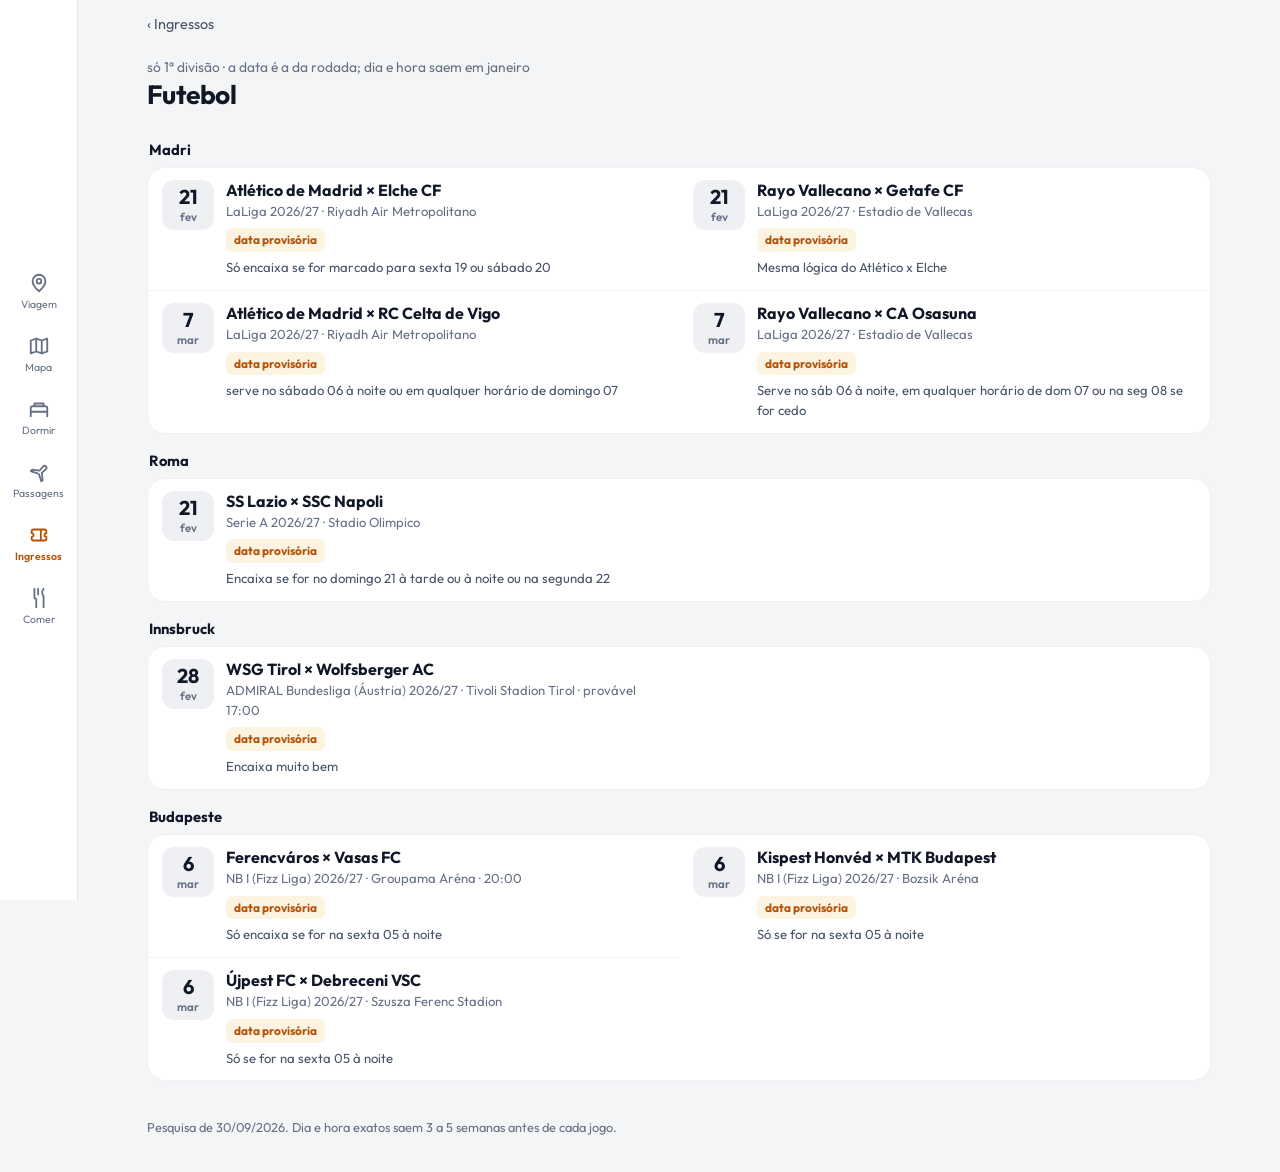
<file: futebol.html>
<!doctype html>
<html lang="pt-BR">
<head>
<meta charset="utf-8">
<link rel="icon" href="data:,">
<meta name="robots" content="noindex, nofollow">
<meta name="viewport" content="width=device-width, initial-scale=1, viewport-fit=cover">
<title>Futebol · Europa 2027</title>
<link rel="preconnect" href="https://fonts.googleapis.com">
<link rel="preconnect" href="https://fonts.gstatic.com" crossorigin>
<link rel="stylesheet" href="https://fonts.googleapis.com/css2?family=Outfit:wght@400;500;600;700&display=swap">
<link rel="stylesheet" href="app.css">
<style>.voltar{display:inline-flex;margin:14px 18px 0;font-size:.9rem;color:var(--ink2);text-decoration:none}.jg{display:grid;grid-template-columns:52px 1fr;gap:12px;padding:12px 14px;border-top:1px solid var(--soft)}.jg:first-child{border-top:0}.jg .dt{border-radius:12px;background:var(--soft);text-align:center;padding:6px 0;line-height:1.05;height:fit-content}.jg .dt b{display:block;font-size:1.25rem}.jg .dt small{font-size:.72rem;color:var(--ink3);font-weight:600}.jg h3{margin:0;font-size:1rem;line-height:1.25}.jg p{margin:2px 0 0;color:var(--ink3);font-size:.82rem}.jg .tags{display:flex;gap:6px;flex-wrap:wrap;margin-top:7px}.tg{font-size:.74rem;font-weight:700;border-radius:7px;padding:3px 8px}.tg.prov{background:var(--warn-bg);color:var(--warn)}.tg.poss{background:var(--soft);color:var(--ink2)}.tg.ok{background:var(--ok-bg);color:var(--ok)}</style>
</head>
<body data-aba="ingressos">
<div class="app">
  <a class="voltar" href="index.html#/ingressos">‹ Ingressos</a>
  <header class="topo"><div><small>só 1ª divisão · a data é a da rodada; dia e hora saem em janeiro</small><h1>Futebol</h1></div></header>
  <div class="sec" id="painel"></div>
  <p class="rodape">Pesquisa de 30/09/2026. Dia e hora exatos saem 3 a 5 semanas antes de cada jogo.</p>
</div>
<nav class="tabbar" id="tabbar" aria-label="Menu"></nav>
<script src="tabbar.js"></script>
<script src="dados/guia.js"></script>
<script>
const G = window.GUIA;
const NOME = Object.fromEntries(G.cidades);
const DIA_SEM = ["dom","seg","ter","qua","qui","sex","sáb"], MES3 = ["jan","fev","mar","abr","mai","jun","jul","ago","set","out","nov","dez"];
const dm = iso => iso.slice(8,10)+"/"+iso.slice(5,7);
const sem = iso => DIA_SEM[new Date(iso+"T12:00:00Z").getUTCDay()];
const esc = s => String(s ?? "").replace(/[&<>"]/g, m => ({"&":"&amp;","<":"&lt;",">":"&gt;",'"':"&quot;"}[m]));
const curto = n => n.replace(/\s*\(.*$/,"").replace(/\s+[—–]\s+.*$/,"").replace(/\s+\+\s+.*$/,"");
const porId = {}; Object.values(G.lugares).flat().forEach(x => porId[x.id] = x);
</script>
<script>
const F = G.futebol || {jogos:[]};
const ORDEM = ["madri","roma","verona","innsbruck","viena","budapeste"];
const st = s => { s = (s||"").toLowerCase(); if (s.startsWith("confirm") && !s.includes("provis")) return ["ok","data firme"]; if (s.includes("provis") || s.startsWith("confronto")) return ["prov","data provisória"]; return ["poss","possível"]; };
const limpa = t => String(t||"").replace(/\s*(EA Sports|Enilive|Admiral|OTP Bank Liga)\s*/g," ").replace(/\s+/g," ").trim();
// uma frase curta: corta no primeiro ponto ou em ~90 caracteres, sem quebrar palavra
const curta = (t, n = 90) => { t = String(t||"").replace(/\s*\([^)]*\)/g, "").split(/(?<=[.;:])\s/)[0].replace(/[.;:]$/, "");
  return t.length <= n ? t : t.slice(0, t.lastIndexOf(" ", n)) + "…"; };
const encaixe = t => curta(String(t||"").replace(/^MELHOR ENCAIXE[^:]*:\s*/i, ""));
const hora = h => { const m = String(h||"").match(/\d{1,2}:\d{2}/); return m ? (/prov/i.test(h) ? "provável " : "") + m[0] : ""; };
const jogos = [...F.jogos].sort((a,b) => ORDEM.indexOf(a.cidade)-ORDEM.indexOf(b.cidade) || a.data.localeCompare(b.data));
const grupos = []; jogos.forEach(j => { const u = grupos[grupos.length-1]; if (u && u.c===j.cidade) u.l.push(j); else grupos.push({c:j.cidade, l:[j]}); });
document.getElementById("painel").innerHTML = grupos.map(g => `<div class="grupo"><b>${esc(NOME[g.c]||g.c)}</b></div><div class="lista">${g.l.map(j => { const [cl, rt] = st(j.status);
  return `<div class="jg"><div class="dt"><b>${+j.data.slice(8)}</b><small>${MES3[+j.data.slice(5,7)-1]}</small></div><div><h3>${esc(curto(j.mandante))} × ${esc(curto(j.visitante))}</h3><p>${esc(limpa(j.competicao))} · ${esc(curto(j.estadio||""))}${hora(j.hora) ? " · " + hora(j.hora) : ""}</p><div class="tags"><span class="tg ${cl}">${rt}</span></div>${j.encaixe?`<p style="margin-top:6px;color:var(--ink2)">${esc(encaixe(j.encaixe))}</p>`:""}</div></div>`; }).join("")}</div>`).join("") || '<p class="fraco">Sem jogos.</p>';
</script>
</body>
</html>
</file>
<file: app.css>
/* Guia Europa 2027 — visual "app" (opção A, com stories da F e mapa da D).
   Mobile primeiro: uma coluna de até 600px, menu fixo embaixo. */
:root{
  --bg:#f4f5f7; --card:#ffffff; --ink:#101828; --ink2:#475467; --ink3:#667085; --line:#e4e7ec; --soft:#eef0f3;
  --cor:#b45309; --comer:#c2410c; --ver:#1d4ed8; --ok:#15803d; --ok-bg:#e7f5ec; --warn:#b45309; --warn-bg:#fdf3e1; --matcha:#4d7c0f; --matcha-bg:#eef5e1;
  --madri:#c2410c; --roma:#b45309; --verona:#9333ea; --innsbruck:#0e7490; --viena:#1d4ed8; --budapeste:#15803d;
  --tab-h:76px;
}
@media (prefers-color-scheme: dark){
  :root:not([data-theme="light"]){
    --bg:#0b1120; --card:#131c2e; --ink:#eef2f7; --ink2:#c3cad6; --ink3:#8d97a8; --line:#243049; --soft:#1a2438;
    --ok:#4ade80; --ok-bg:#12291b; --warn:#f5a524; --warn-bg:#2d2210; --matcha:#a3e635; --matcha-bg:#1c2a10;
  }
}
:root[data-theme="dark"]{
  --bg:#0b1120; --card:#131c2e; --ink:#eef2f7; --ink2:#c3cad6; --ink3:#8d97a8; --line:#243049; --soft:#1a2438;
  --ok:#4ade80; --ok-bg:#12291b; --warn:#f5a524; --warn-bg:#2d2210; --matcha:#a3e635; --matcha-bg:#1c2a10;
}
*{box-sizing:border-box}
html{-webkit-text-size-adjust:100%}
body{margin:0;background:var(--bg);color:var(--ink);font:16px/1.5 "Outfit",ui-sans-serif,system-ui,sans-serif;-webkit-tap-highlight-color:transparent}
a{color:inherit}
img{display:block;max-width:100%}
button{font:inherit;color:inherit}
:focus-visible{outline:2px solid var(--cor);outline-offset:2px;border-radius:8px}
.num{font-variant-numeric:tabular-nums}
.app{max-width:600px;margin:0 auto;min-height:100vh;padding-bottom:calc(var(--tab-h) + env(safe-area-inset-bottom) + 16px)}

/* topo */
.topo{padding:18px 18px 6px;display:flex;justify-content:space-between;align-items:flex-end;gap:12px}
.topo small{color:var(--ink3);font-size:.86rem}
.topo h1{margin:2px 0 0;font-size:1.65rem;line-height:1.1;letter-spacing:-.02em}
.topo .acao{flex-shrink:0;border:1px solid var(--line);background:var(--card);border-radius:999px;padding:7px 12px;font-size:.85rem;text-decoration:none;cursor:pointer}

/* faixa de dias */
.dias{display:flex;gap:8px;overflow-x:auto;padding:8px 18px 14px;scrollbar-width:none;scroll-snap-type:x proximity}
.dias::-webkit-scrollbar{display:none}
.dias button{flex:0 0 auto;width:56px;padding:8px 0 7px;border-radius:16px;background:var(--card);text-align:center;font-size:.74rem;color:var(--ink3);border:1px solid var(--line);cursor:pointer;scroll-snap-align:center}
.dias button b{display:block;font-size:1.15rem;color:var(--ink);line-height:1.2}
.dias button i{display:block;width:6px;height:6px;border-radius:50%;margin:4px auto 0;background:var(--c)}
.dias button.on{background:var(--c);border-color:var(--c);color:rgb(255 255 255/.85)}
.dias button.on b{color:#fff}.dias button.on i{background:#fff}

/* capa do dia */
.capa{margin:0 18px;border-radius:24px;overflow:hidden;position:relative;height:260px;background:var(--cor)}
.capa img{width:100%;height:100%;object-fit:cover}
.capa .txt{position:absolute;inset:auto 0 0 0;padding:70px 18px 16px;background:linear-gradient(transparent,rgb(16 24 40/.88));color:#fff}
.capa small{font-size:.86rem;opacity:.92}
.capa h2{margin:2px 0 0;font-size:1.75rem;line-height:1.1;letter-spacing:-.02em}
.capa .play{position:absolute;top:14px;right:14px;display:flex;align-items:center;gap:6px;background:rgb(16 24 40/.6);backdrop-filter:blur(6px);color:#fff;border:0;border-radius:999px;padding:8px 13px;font-size:.85rem;font-weight:600;cursor:pointer}
.capa .play svg{width:14px;height:14px}
.capa .credito{position:absolute;top:14px;left:14px;font-size:.66rem;color:#fff;background:rgb(16 24 40/.5);border-radius:6px;padding:2px 6px;max-width:55%;white-space:nowrap;overflow:hidden;text-overflow:ellipsis}
.atalhos{display:flex;gap:8px;padding:12px 18px 0}
.atalhos button,.atalhos a{flex:1;display:flex;justify-content:center;align-items:center;gap:6px;background:var(--card);border:1px solid var(--line);border-radius:14px;padding:10px;font-size:.9rem;font-weight:500;text-decoration:none;cursor:pointer}
.atalhos svg{width:17px;height:17px}

/* linha do tempo */
#d-linha{margin:18px 18px 0}
.passo{display:grid;grid-template-columns:62px 1fr;gap:10px;position:relative;padding-bottom:14px}
.passo:before{content:"";position:absolute;left:30px;top:32px;bottom:0;width:2px;background:var(--line)}
.passo:last-child:before{display:none}
.hora{font-weight:600;font-size:.76rem;background:var(--card);border:1px solid var(--line);border-radius:999px;padding:5px 4px;text-align:center;height:fit-content;position:relative;z-index:1;line-height:1.15;color:var(--ink2)}
.passo.matcha .hora{background:var(--matcha-bg);color:var(--matcha);border-color:transparent}
.cx{background:var(--card);border-radius:18px;padding:13px 14px;border:1px solid var(--soft);min-width:0}
.cx h3{margin:0 0 4px;font-size:1rem}
.cx p{margin:0;color:var(--ink2);font-size:.93rem;line-height:1.5}
.cx p b{color:var(--ink)}
.cx p a{color:var(--cor)}
.nota{margin:0 0 14px 72px;background:var(--warn-bg);color:var(--ink2);border-radius:14px;padding:10px 13px;font-size:.88rem;line-height:1.45}
.nota b{color:var(--ink)}
.lg{display:flex;gap:11px;align-items:center;margin-top:10px;text-decoration:none;min-width:0}
.lg .th{width:46px;height:46px;border-radius:12px;object-fit:cover;flex-shrink:0;display:grid;place-items:center}
.lg .th.comer{background:color-mix(in srgb,var(--comer) 14%,var(--card));color:var(--comer)}
.lg .th.ver{background:color-mix(in srgb,var(--ver) 14%,var(--card));color:var(--ver)}
.lg .th svg{width:20px;height:20px}
.lg div{min-width:0}
.lg b{font-size:.93rem;display:block;line-height:1.25}
.lg small{color:var(--ink3);font-size:.8rem}
.mais{margin-top:10px;border-top:1px solid var(--soft);padding-top:8px}
.mais summary{cursor:pointer;list-style:none;font-size:.88rem;font-weight:600;color:var(--cor)}
.mais summary::-webkit-details-marker{display:none}
.mais summary:after{content:" ›"}
.mais[open] summary:after{content:" ˅"}
.navdia{display:flex;gap:8px;margin:6px 18px 0}
.navdia button{flex:1;background:var(--card);border:1px solid var(--line);border-radius:14px;padding:12px;text-align:left;cursor:pointer}
.navdia button:last-child{text-align:right}
.navdia small{display:block;color:var(--ink3);font-size:.78rem}
.navdia b{font-size:.92rem}

/* mapa (D) */
.mapa-v{position:relative}
.mapa-v .mapa{height:56vh;min-height:320px;background:var(--soft);z-index:0}
.mapa-v .dias{position:absolute;top:0;left:0;right:0;z-index:5;padding-top:12px;background:linear-gradient(var(--bg),transparent)}
.folha{position:relative;z-index:6;margin-top:-26px;background:var(--card);border-radius:24px 24px 0 0;padding:10px 18px 24px;box-shadow:0 -6px 22px rgb(0 0 0/.12);min-height:40vh}
.alca{width:40px;height:5px;border-radius:5px;background:var(--line);margin:0 auto 12px}
.folha h2{margin:0;font-size:1.35rem;line-height:1.15}
.folha > small{color:var(--ink3)}
.it{display:grid;grid-template-columns:32px 1fr;gap:12px;padding:13px 0;border-bottom:1px solid var(--soft);cursor:pointer;text-align:left;width:100%;background:none;border-left:0;border-right:0;border-top:0}
.it.on{background:var(--soft);margin:0 -10px;padding:13px 10px;border-radius:12px}
.it .n{width:30px;height:30px;border-radius:50%;color:#fff;font-weight:700;display:grid;place-items:center;font-size:.9rem}
.it b{font-size:.98rem;display:block;line-height:1.25}
.it small{display:block;color:var(--ink3);font-size:.82rem}
.it .mm{color:var(--ink2);font-weight:500}
.pin{display:grid;place-items:center;width:28px;height:28px;border-radius:50%;color:#fff;font:700 13px/1 "Outfit",sans-serif;border:2.5px solid #fff;box-shadow:0 2px 6px rgb(0 0 0/.35)}
.pin-m{display:grid;place-items:center;width:18px;height:18px;border-radius:5px;background:#0f172a;color:#fff;font:700 10px/1 "Outfit",sans-serif;border:1.5px solid #fff}

/* comprar / cidades */
.sec{padding:8px 18px 0}
.sec > h2{margin:22px 0 10px;font-size:1.3rem;letter-spacing:-.01em}
.sec > p.sub{margin:-4px 0 12px;color:var(--ink2);font-size:.93rem}
.cartao{background:var(--card);border:1px solid var(--soft);border-radius:18px;padding:14px 16px}
.compras{list-style:none;padding:0;margin:0;display:grid;gap:10px}
.compra{background:var(--card);border:1px solid var(--soft);border-radius:18px;padding:14px 16px}
.compra .quando{font-weight:700}
.compra .quando span{font-weight:500;color:var(--ink3);font-size:.85rem;margin-left:6px}
.compra ul{margin:8px 0 0;padding-left:18px;display:grid;gap:7px;color:var(--ink2);font-size:.93rem}
.compra li b{color:var(--ink)}
.compra a,.cartao a{color:var(--cor)}
.trecho{background:var(--card);border:1px solid var(--soft);border-radius:18px;padding:14px 16px;margin-top:10px}
.trecho .cab{display:flex;flex-wrap:wrap;gap:4px 10px;justify-content:space-between;align-items:baseline}
.trecho h3{margin:0;font-size:1.02rem}
.trecho .rec{margin:8px 0 0;color:var(--ink2);font-size:.92rem}
.trecho .rec b{color:var(--ink)}
.rolagem{overflow-x:auto;margin-top:10px;border-radius:12px;border:1px solid var(--soft)}
table{border-collapse:collapse;width:100%;min-width:560px;font-size:.86rem}
th,td{text-align:left;padding:9px 11px;border-bottom:1px solid var(--soft);vertical-align:top}
th{font-weight:600;color:var(--ink3);font-size:.78rem;background:var(--bg)}
tr:last-child td{border-bottom:0}
tr.recomendado td{background:var(--ok-bg)}
.chip{display:inline-block;font-size:.76rem;font-weight:600;padding:2px 9px;border-radius:999px;background:var(--soft);color:var(--ink2)}
.chip.ok{background:var(--ok-bg);color:var(--ok)}
.chip.espera{background:var(--warn-bg);color:var(--warn)}
.fraco{color:var(--ink3);font-size:.86rem}
.sub{color:var(--ink2)}
.orc{display:grid;gap:10px;grid-template-columns:1fr 1fr}
.orc .caixa{background:var(--card);border:1px solid var(--soft);border-radius:16px;padding:12px 14px}
.orc .caixa.total{grid-column:1/-1;background:var(--ink);color:var(--card);border:0}
.orc .caixa.total .fraco{color:color-mix(in srgb,var(--card) 70%,transparent)}
.orc .v{font-size:1.25rem;font-weight:700;margin-top:2px}
.orc .caixa.total .v{font-size:1.7rem}
.lista-orc{margin-top:8px}
.linha-orc{display:flex;gap:10px;align-items:baseline;padding:8px 0;border-bottom:1px solid var(--soft);font-size:.92rem}
.linha-orc .n{flex:1}
.cidades{display:grid;gap:12px;grid-template-columns:1fr 1fr}
.cidade-card{display:grid;align-content:start;gap:2px;text-decoration:none;background:var(--card);border:1px solid var(--soft);border-radius:18px;overflow:hidden;padding:0 0 12px}
.cidade-card .capa{margin:0 0 8px;height:auto;aspect-ratio:4/3;border-radius:0;background:var(--cor)}
.cidade-card b{padding:0 12px;font-size:1.05rem}
.cidade-card span{padding:0 12px;color:var(--ink3);font-size:.82rem;line-height:1.35}
.checks{list-style:none;padding:0;margin:0;display:grid;gap:0;background:var(--card);border:1px solid var(--soft);border-radius:18px;padding:4px 16px}
.checks li{padding:11px 0;border-bottom:1px solid var(--soft)}
.checks li:last-child{border-bottom:0}
.checks li b{display:block;font-size:.95rem}
.checks li span{color:var(--ink3);font-size:.85rem}
.rodape{padding:24px 18px 0;color:var(--ink3);font-size:.8rem}

/* menu fixo */
.tabbar{position:fixed;left:50%;transform:translateX(-50%);bottom:0;width:100%;max-width:600px;height:calc(var(--tab-h) + env(safe-area-inset-bottom));padding-bottom:env(safe-area-inset-bottom);background:color-mix(in srgb,var(--card) 94%,transparent);backdrop-filter:blur(10px);border-top:1px solid var(--line);display:flex;justify-content:space-around;align-items:flex-start;padding-top:10px;z-index:50}
.tabbar a{display:grid;justify-items:center;gap:3px;font-size:.72rem;color:var(--ink3);text-decoration:none;min-width:64px}
.tabbar a.on{color:var(--cor);font-weight:600}
.tabbar svg{width:23px;height:23px}

/* stories (F) */
.stories{position:fixed;inset:0;z-index:100;background:#000;display:none;touch-action:pan-y}
.stories.on{display:block}
.stories .palco{position:relative;max-width:600px;height:100%;margin:0 auto;overflow:hidden}
.stories .slide{position:absolute;inset:0;display:none}
.stories .slide.on{display:block}
.stories .slide img.bg{width:100%;height:100%;object-fit:cover}
.stories .slide .bg.cor{width:100%;height:100%;background:var(--cor)}
.stories .sombra-top{position:absolute;inset:0 0 auto 0;height:130px;background:linear-gradient(rgb(0 0 0/.65),transparent);z-index:2}
.stories .barras{position:absolute;top:calc(12px + env(safe-area-inset-top));left:12px;right:12px;display:flex;gap:4px;z-index:3}
.stories .barras i{flex:1;height:3px;border-radius:3px;background:rgb(255 255 255/.38);overflow:hidden}
.stories .barras i.feito{background:#fff}
.stories .barras i.agora{background:linear-gradient(90deg,#fff 50%,rgb(255 255 255/.38) 50%)}
.stories .quem{position:absolute;top:calc(26px + env(safe-area-inset-top));left:12px;right:60px;display:flex;align-items:center;gap:8px;font-size:.88rem;color:#fff;z-index:3}
.stories .quem span{width:32px;height:32px;border-radius:50%;background:var(--cor);display:grid;place-items:center;font-weight:700;flex-shrink:0}
.stories .fechar{position:absolute;top:calc(22px + env(safe-area-inset-top));right:10px;z-index:4;background:none;border:0;color:#fff;font-size:1.8rem;line-height:1;padding:6px 10px;cursor:pointer}
.stories .txt{pointer-events:none;position:absolute;inset:auto 0 0 0;padding:150px 20px calc(28px + env(safe-area-inset-bottom));background:linear-gradient(transparent,rgb(0 0 0/.9));color:#fff;z-index:2}
.stories .txt .rot{display:inline-block;background:#facc15;color:#000;font-weight:700;padding:3px 10px;border-radius:999px;font-size:.8rem}
.stories .txt h2{margin:10px 0 8px;font-size:2rem;line-height:1.05;letter-spacing:-.02em}
.stories .txt p{margin:0;font-size:1rem;line-height:1.5;color:#f5f5f4}
.stories .txt p b{color:#fff}
.stories .txt p a{color:#facc15}
.stories .txt .m{margin-top:10px;font-size:.88rem;color:#e5e5e5}
.stories .txt .ir{display:inline-block;margin-top:14px;background:#fff;color:#000;font-weight:700;border-radius:999px;padding:9px 16px;text-decoration:none;font-size:.9rem}
.stories .zona{position:absolute;top:80px;bottom:0;width:35%;z-index:4;background:none;border:0;cursor:pointer}
.stories .zona.esq{left:0}.stories .zona.dir{right:0;width:65%}
.stories .credito{position:absolute;right:8px;bottom:calc(6px + env(safe-area-inset-bottom));font-size:.62rem;color:rgb(255 255 255/.7);z-index:3}

@media (min-width:760px){
  body{background:color-mix(in srgb,var(--bg) 85%,var(--ink) 15%)}
  .app{background:var(--bg);box-shadow:0 0 0 1px var(--line)}
}
@media (prefers-reduced-motion: reduce){*{transition:none!important;animation:none!important}}

.stories .txt a{pointer-events:auto;position:relative;z-index:5}

/* ===== Comprar (painel) ===== */
.kpi{display:grid;grid-template-columns:1fr 1fr;gap:10px;margin:6px 18px 0}
.kpi .k{background:var(--card);border-radius:18px;padding:12px 14px;border:1px solid var(--soft)}
.kpi .k.t{grid-column:1/-1;background:var(--ink);color:var(--card);border:0}
.kpi .k small{color:var(--ink3);font-size:.8rem;display:block}
.kpi .k.t small{color:color-mix(in srgb,var(--card) 72%,transparent)}
.kpi .k b{display:block;font-size:1.3rem;line-height:1.25}
.kpi .k.t b{font-size:1.9rem}
.seg{display:flex;gap:4px;margin:14px 18px 4px;background:var(--line);border-radius:14px;padding:4px}
.seg button{flex:1;border:0;background:none;padding:8px 0;border-radius:11px;font-size:.88rem;font-weight:600;color:var(--ink2);cursor:pointer}
.seg button.on{background:var(--card);color:var(--ink);box-shadow:0 1px 3px rgb(0 0 0/.1)}
.grupo{margin:16px 2px 6px;font-size:.92rem}
.grupo.ja b{color:var(--ok)}.grupo.br b{color:var(--warn)}.grupo.vi b{color:var(--ver)}
.lista{background:var(--card);border:1px solid var(--soft);border-radius:18px;overflow:hidden}
.lista .it{display:block;width:100%;text-align:left;background:none;border:0;border-top:1px solid var(--soft);padding:0;font:inherit;color:inherit}
.lista .it:first-child{border-top:0}
.lista .it > summary,.lista .it.simples,.lista .it.linha{display:grid;grid-template-columns:auto 1fr auto;gap:12px;align-items:center;padding:12px 14px;list-style:none;cursor:pointer}
.lista .it.simples{grid-template-columns:1fr auto;cursor:default}
.lista .it > summary::-webkit-details-marker{display:none}
.lista .tx{min-width:0}
.lista .tx b{display:block;font-size:.95rem;line-height:1.25}
.lista .tx small{display:block;color:var(--ink3);font-size:.8rem;line-height:1.35}
.lista .pr{font-weight:700;font-size:.92rem;text-align:right;white-space:nowrap}
.lista .pr em{display:block;font-style:normal;font-size:.72rem;font-weight:600}
.lista .pr em.ok{color:var(--ok)}.lista .pr em.br{color:var(--warn)}
.lista .det{margin:0;padding:0 14px 12px 50px;color:var(--ink2);font-size:.88rem;line-height:1.45}
.lista .det a{color:var(--cor)}
.ck{width:26px;height:26px;border-radius:9px;display:grid;place-items:center;font-size:.8rem;font-weight:700}
.ck.ja{background:var(--ok-bg);color:var(--ok)}.ck.br{background:var(--warn-bg);color:var(--warn)}.ck.vi{background:color-mix(in srgb,var(--ver) 14%,var(--card));color:var(--ver)}
.ico{width:26px;text-align:center;font-size:1.05rem}
.sub-h{margin:18px 2px 8px;font-size:1rem}

/* ===== Comer ===== */
.filtro{display:flex;gap:6px;overflow-x:auto;padding:8px 18px 2px;scrollbar-width:none}
.filtro::-webkit-scrollbar{display:none}
.filtro button{flex:0 0 auto;border:1px solid var(--line);background:var(--card);border-radius:999px;padding:7px 13px;font-size:.86rem;font-weight:600;color:var(--ink2);cursor:pointer}
.filtro button span{font-weight:500;color:var(--ink3);margin-left:2px}
.filtro button.on{background:var(--ink);border-color:var(--ink);color:var(--card)}
.filtro button.on span{color:color-mix(in srgb,var(--card) 70%,transparent)}
.lista .th{width:42px;height:42px;border-radius:12px;display:grid;place-items:center;font-size:1.15rem;background:var(--soft)}
.lista .th.matcha{background:var(--matcha-bg)}
.dia-tag{font-size:.74rem;font-weight:700;color:var(--ok);background:var(--ok-bg);border-radius:7px;padding:3px 7px;white-space:nowrap}

/* ===== Ficha (bottom sheet) ===== */
.ficha-fundo{position:fixed;inset:0;background:rgb(16 24 40/.45);z-index:80}
.ficha{position:fixed;left:50%;bottom:0;width:100%;max-width:600px;transform:translate(-50%,100%);transition:transform .2s ease-out;background:var(--card);border-radius:24px 24px 0 0;padding:10px 18px calc(18px + env(safe-area-inset-bottom));z-index:90;max-height:86vh;overflow-y:auto;box-shadow:0 -10px 30px rgb(0 0 0/.2)}
.ficha.on{transform:translate(-50%,0)}
.ficha h2{margin:4px 0 0;font-size:1.35rem;line-height:1.15}
.ficha-foto{position:relative;margin:0 -18px 12px;height:190px;overflow:hidden}
.ficha-foto img{width:100%;height:100%;object-fit:cover}
.ficha-foto .credito{position:absolute;right:8px;bottom:6px;font-size:.62rem;color:#fff;background:rgb(16 24 40/.5);border-radius:5px;padding:1px 6px}
.kv{display:grid;grid-template-columns:auto 1fr;gap:8px 14px;margin:14px 0 0;font-size:.92rem}
.kv dt{color:var(--ink3)}.kv dd{margin:0;color:var(--ink)}
.kv dd a{color:var(--cor);font-weight:600}
.ficha-acoes{display:flex;gap:8px;margin-top:18px}
.ficha-acoes .bt{flex:1;text-align:center;border:0;border-radius:14px;padding:12px;font-weight:600;font-size:.92rem;text-decoration:none;background:var(--ink);color:var(--card);cursor:pointer}
.ficha-acoes .bt.sec{background:var(--soft);color:var(--ink)}
.cidade-card.extra{padding:14px 14px 12px;justify-content:start;background:var(--soft)}
.cidade-card.extra b,.cidade-card.extra span{padding:0}

.lista .tx small{display:-webkit-box;-webkit-line-clamp:2;-webkit-box-orient:vertical;overflow:hidden}

/* ===== Comprar: agenda (jeito A) ===== */
.proxima{margin:6px 18px 0;background:var(--ink);color:var(--card);border-radius:18px;padding:14px 16px}
.proxima small{color:color-mix(in srgb,var(--card) 72%,transparent);font-size:.84rem}
.proxima b{display:block;font-size:1.25rem;line-height:1.25;margin-top:2px}
.agenda{padding:0 18px}
.agenda .mes{margin:20px 2px 8px;font-weight:700;font-size:.85rem;color:var(--ink3);text-transform:capitalize}
.ev{display:grid;grid-template-columns:52px 1fr;gap:12px;background:var(--card);border:1px solid var(--soft);border-radius:18px;margin-bottom:10px;padding:12px}
.ev .dt{border-radius:12px;background:var(--warn-bg);color:var(--warn);text-align:center;padding:7px 0;line-height:1.05;height:fit-content}
.ev .dt b{display:block;font-size:1.35rem}
.ev .dt small{font-size:.72rem;font-weight:600}
.ev .dt.ja{background:var(--ok-bg);color:var(--ok)}
.ev-c{min-width:0}
.ev-c h3{margin:0;font-size:1rem;line-height:1.25}
.ev-c p{margin:3px 0 0;color:var(--ink2);font-size:.88rem;line-height:1.45}
.ev-c .f{display:inline-block;margin-top:6px;font-size:.76rem;font-weight:700;color:var(--warn)}
.ev-c .bts{display:flex;gap:8px;margin-top:10px}
.ev-c .bt{flex:1;text-align:center;border:0;border-radius:12px;padding:9px 6px;font:600 .85rem "Outfit",sans-serif;text-decoration:none;color:var(--ink);background:var(--soft);cursor:pointer}
.ev-c .bt.p{background:var(--ink);color:var(--card)}
.na-hora{margin:0;background:var(--card);border:1px solid var(--soft);border-radius:18px;padding:12px 14px;color:var(--ink2);font-size:.9rem}

.lista .th{color:var(--ink2)}
.lista .th svg{width:20px;height:20px}
.lista .th.restaurante{background:color-mix(in srgb,var(--comer) 13%,var(--card));color:var(--comer)}
.lista .th.rapido{background:var(--warn-bg);color:var(--warn)}
.lista .th.cafe{background:color-mix(in srgb,#7c4a1e 14%,var(--card));color:#7c4a1e}
.lista .th.matcha{background:var(--matcha-bg);color:var(--matcha)}
.lista .th.ver{background:color-mix(in srgb,var(--ver) 13%,var(--card));color:var(--ver)}
.lista .th.extra{background:color-mix(in srgb,#be185d 13%,var(--card));color:#be185d}

@media (prefers-color-scheme: dark){:root:not([data-theme="light"]) .lista .th.cafe{color:#e0a872;background:#2a1d12}}
:root[data-theme="dark"] .lista .th.cafe{color:#e0a872;background:#2a1d12}
/* Viagem: o caminho (paradas e trechos numa lista só) */
.caminho a.it{text-decoration:none}
.caminho .th{width:46px;height:46px;border-radius:12px;object-fit:cover}
.caminho span.th{background:var(--cor)}
.caminho .parada b{font-size:1.02rem}
.caminho .trecho{padding-block:8px;background:var(--bg)}
.caminho .trecho .th{width:30px;height:30px;margin-inline:8px;border-radius:9px;background:var(--soft);color:var(--ink3)}
.caminho .trecho .th svg{width:16px;height:16px}
.caminho .trecho b{font-size:.86rem;font-weight:600;color:var(--ink2)}
.caminho .trecho small{font-size:.78rem}
.noites{font-size:.78rem;font-weight:700;color:var(--cor);background:color-mix(in srgb,var(--cor) 12%,var(--card));border-radius:8px;padding:4px 8px;white-space:nowrap}
/* Mapa: cidades por cima do mapa, tipos dentro da folha */
.mapa-v .filtro{position:absolute;top:0;left:0;right:0;z-index:5;padding-top:12px;padding-bottom:14px;background:linear-gradient(var(--bg),transparent)}
.folha .filtro{padding:10px 0 4px}
/* Ficha de atração: fotos lado a lado (desliza) e lista do que tem lá */
.ficha-fotos{display:flex;gap:8px;overflow-x:auto;scroll-snap-type:x mandatory;margin:0 -18px 12px;padding:0 18px;scrollbar-width:none}
.ficha-fotos::-webkit-scrollbar{display:none}
.ficha-fotos .ficha-foto{flex:0 0 86%;margin:0;height:210px;border-radius:16px;scroll-snap-align:center}
.ficha-foto .rot{position:absolute;left:8px;top:8px;font-size:.72rem;font-weight:600;color:#fff;background:rgb(16 24 40/.6);border-radius:999px;padding:3px 9px}
.tem-t{margin:14px 0 6px;font-size:.8rem;font-weight:600;color:var(--ink3);text-transform:uppercase;letter-spacing:.04em}
.tem{margin:0;padding:0;list-style:none;display:grid;gap:6px}
.tem li{position:relative;padding-left:16px;font-size:.95rem;line-height:1.35}
.tem li:before{content:"";position:absolute;left:2px;top:.55em;width:6px;height:6px;border-radius:50%;background:var(--cor)}
/* Barra com 6 abas: cada uma ocupa a mesma fatia, rótulo menor */
.tabbar a{min-width:0;flex:1 1 0;font-size:.66rem}
.tabbar svg{width:22px;height:22px}
/* Passagens: situação da compra */
.ev-c .sit{margin-top:7px}
/* títulos de grupo da agenda: só a primeira letra maiúscula ("Já dá para comprar", "Dezembro") */
.agenda .mes{text-transform:none}
.agenda .mes::first-letter{text-transform:uppercase}
/* Acertos do teste de navegação (03/10/2026) */
/* linha de pílulas que rola de lado: some em degradê na borda direita, para dar a pista de que tem mais */
.filtro{padding-right:34px;-webkit-mask-image:linear-gradient(90deg,#000 calc(100% - 34px),transparent);mask-image:linear-gradient(90deg,#000 calc(100% - 34px),transparent)}
/* botões da página da cidade cabem numa linha até em tela de 360px */
.seg button{white-space:nowrap;font-size:.84rem;padding-inline:2px}
@media (max-width:380px){.seg button{font-size:.76rem}}
/* atalho fixo no alto de uma aba */
.atalho{display:block;margin:10px 18px 0;padding:12px 14px;background:var(--card);border:1px solid var(--soft);border-radius:14px;font-weight:600;font-size:.92rem;text-decoration:none}
/* Mapa único da viagem: cidades e caminho de longe, lugares de perto (mapa.js) */
.mapa .leaflet-bottom.leaflet-right{margin-bottom:30px}
.mapa .leaflet-popup-content{font-family:"Outfit",sans-serif;font-size:.86rem;line-height:1.4;margin:10px 14px}
/* o mapa ocupa quase a tela toda; da folha fica só a ponta de fora */
#v-mapa .mapa{height:calc(100dvh - var(--tab-h) - 150px)}
#v-mapa .folha{min-height:176px}
.cid{position:absolute;left:0;top:0;--r:12px;cursor:pointer;font-family:"Outfit",sans-serif}
.cid-p{position:absolute;left:0;top:0;transform:translate(-50%,-50%);display:grid;place-items:center;min-width:24px;height:24px;padding:0 5px;border-radius:999px;background:var(--c);color:#fff;font:700 12px/1 "Outfit",sans-serif;border:2.5px solid #fff;box-shadow:0 2px 6px rgb(0 0 0/.35);white-space:nowrap}
.cid-t{position:absolute;white-space:nowrap;line-height:1.12;color:#101828;text-shadow:0 0 2px #fff,0 0 2px #fff,0 0 4px #fff,0 0 5px #fff}
.cid-t b{display:block;font-size:13px}
.cid-t small{display:block;font-size:10.5px;font-weight:600;color:#475467}
.lado-b .cid-t{left:0;top:calc(var(--r) + 4px);transform:translateX(-50%);text-align:center}
.lado-c .cid-t{left:0;bottom:calc(var(--r) + 4px);transform:translateX(-50%);text-align:center}
.lado-d .cid-t{left:calc(var(--r) + 6px);top:0;transform:translateY(-50%)}
.lado-e .cid-t{right:calc(var(--r) + 6px);top:0;transform:translateY(-50%);text-align:right}
.selo{display:grid;place-items:center;width:22px;height:22px;border-radius:50%;background:#fff;color:#101828;border:1.5px solid #101828;box-shadow:0 1px 4px rgb(0 0 0/.3)}
.selo svg{width:13px;height:13px}
.perna{display:flex;align-items:center;gap:15px;margin:0;padding:7px 0 7px 8px;font-size:.8rem;color:var(--ink3);border-bottom:1px solid var(--soft)}
.perna svg{width:15px;height:15px;flex-shrink:0}
.filtro[hidden]{display:none}
/* Tela larga (celular deitado, computador, TV espelhada): menu em trilho na lateral, listas em colunas, mapa com a lista ao lado.
   O "html" na frente é só para estas regras ganharem das que cada página define para o celular em pé. */
@media (min-width:700px){
  html{--trilho:calc(78px + env(safe-area-inset-left))}
  html body{background:var(--bg);padding-left:var(--trilho)}
  html .app{max-width:1100px;box-shadow:none;padding-bottom:22px}
  html .app:has(#v-mapa:not([hidden])){max-width:none;padding-bottom:0}
  html .tabbar{left:0;top:0;bottom:0;transform:none;width:var(--trilho);max-width:none;height:auto;flex-direction:column;justify-content:center;align-items:stretch;gap:4px;padding:0 0 0 env(safe-area-inset-left);border-top:0;border-right:1px solid var(--line)}
  html .tabbar a{flex:0 0 auto;padding:9px 0}
  /* listas em duas colunas, fotos em mais colunas */
  html .agenda{display:grid;grid-template-columns:1fr 1fr;gap:0 12px;align-items:start}
  html .agenda .mes{grid-column:1/-1}
  html .lista:not(.caminho){display:grid;grid-template-columns:1fr 1fr}
  html .lista:not(.caminho) > :nth-child(2){border-top:0}
  html .grade-f{grid-template-columns:repeat(auto-fill,minmax(190px,1fr))}
  html .prints{grid-template-columns:repeat(auto-fill,minmax(170px,1fr))}
  html .stories .palco{max-width:none}
  /* a ficha do lugar abre ao lado, sem escurecer o resto */
  html .ficha{left:auto;right:0;top:0;bottom:0;width:440px;max-width:60vw;max-height:none;border-radius:24px 0 0 24px;transform:translateX(100%);padding-top:18px}
  html .ficha.on{transform:none}
  html .ficha-fundo{background:transparent}
  /* mapa: ocupa a altura toda, com a lista ao lado */
  html #v-mapa:not([hidden]){display:grid;grid-template-columns:minmax(0,1fr) 370px;height:100dvh}
  html #v-mapa .mapa{height:100%;min-height:0}
  html #v-mapa .folha{margin-top:0;border-radius:0;box-shadow:none;border-left:1px solid var(--line);overflow-y:auto;min-height:0;padding-top:16px}
  html #v-mapa .alca{display:none}
  html .mapa .leaflet-bottom.leaflet-right{margin-bottom:0}
}
</file>
